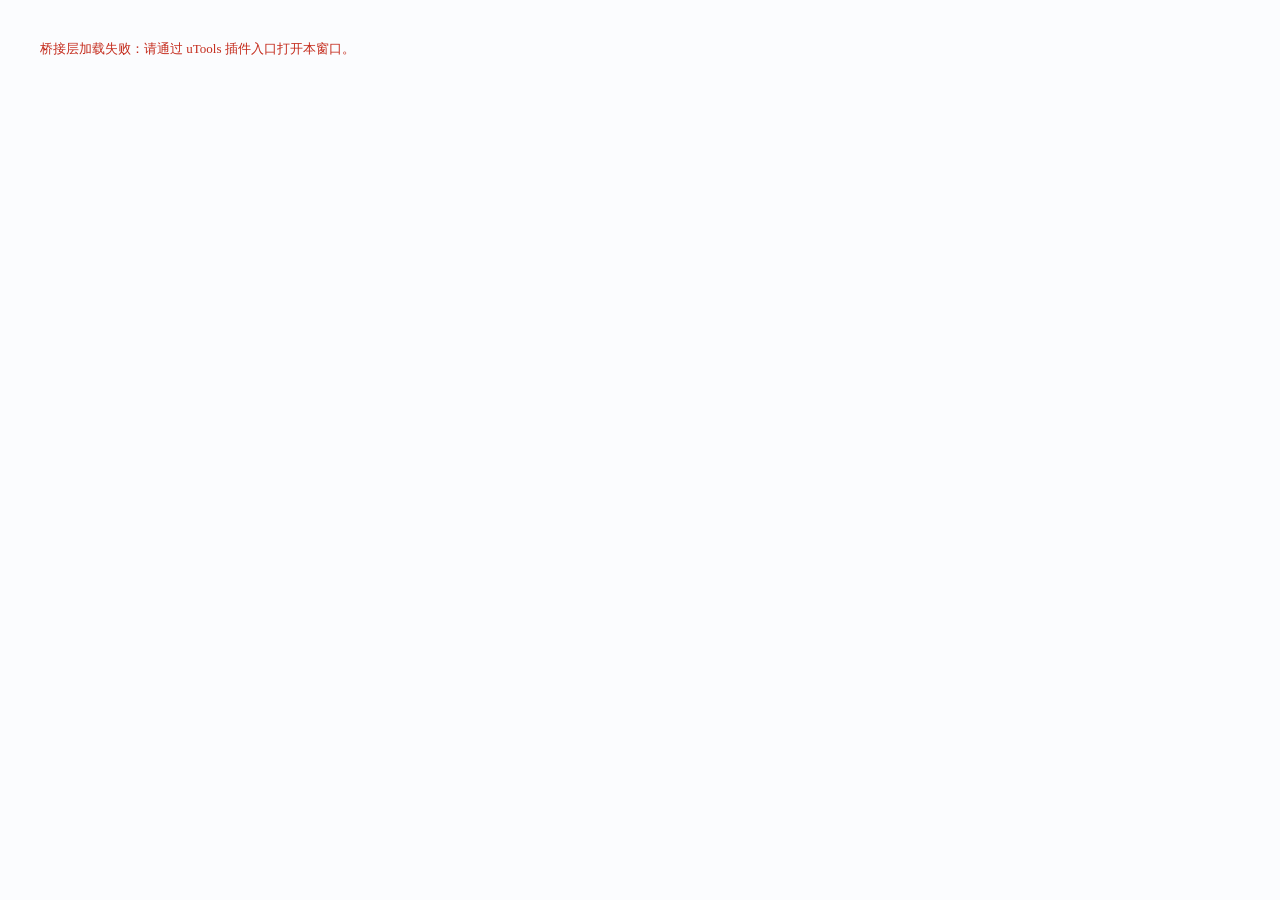
<file: app.html>
<!DOCTYPE html>
<html lang="zh-CN">
<head>
<meta charset="UTF-8">
<meta name="viewport" content="width=device-width, initial-scale=1.0">
<title>目录导航器</title>
<link rel="stylesheet" href="app.css">
</head>
<body>

  <!-- ===== SVG 图标雪碧图（Fluent 风格：文件夹实心黄 + 其余描边） ===== -->
  <svg width="0" height="0" style="position:absolute" aria-hidden="true">
    <defs>
      <symbol id="i-logo" viewBox="0 0 24 24">
        <path d="M4 3.5h4.6l2.1 2H20A1.5 1.5 0 0 1 21.5 7v12A1.5 1.5 0 0 1 20 20.5H4A1.5 1.5 0 0 1 2.5 19V5A1.5 1.5 0 0 1 4 3.5z" fill="#0067c0"/>
        <path d="M2.5 9.5h19" stroke="#fff" stroke-width="1.3"/>
        <path d="M8.7 14.2l2 2 4.4-4.6" fill="none" stroke="#fff" stroke-width="1.3" stroke-linecap="round" stroke-linejoin="round"/>
      </symbol>
      <symbol id="i-folder" viewBox="0 0 24 24">
        <path d="M3.5 7A2.5 2.5 0 0 1 6 4.5h3.6c.55 0 1.07.22 1.45.61l.85.89h6.6A2.5 2.5 0 0 1 21 8.5V18a2.5 2.5 0 0 1-2.5 2.5h-13A2.5 2.5 0 0 1 3.5 18V7z" fill="#ffd76e"/>
        <path d="M3.5 9.5h17V18a2.5 2.5 0 0 1-2.5 2.5h-13A2.5 2.5 0 0 1 3.5 18V9.5z" fill="#ffc238"/>
      </symbol>
      <symbol id="i-file" viewBox="0 0 24 24">
        <path d="M6.5 3.5h7.7L19 8.3V19a1.5 1.5 0 0 1-1.5 1.5h-11A1.5 1.5 0 0 1 5 19V5A1.5 1.5 0 0 1 6.5 3.5z" fill="none" stroke="currentColor" stroke-width="1.5" stroke-linejoin="round"/>
        <path d="M14.2 3.5V8.3H19" fill="none" stroke="currentColor" stroke-width="1.5" stroke-linejoin="round"/>
      </symbol>
      <symbol id="i-chev" viewBox="0 0 24 24">
        <path d="M9.5 6.5l5 5-5 5" fill="none" stroke="currentColor" stroke-width="1.6" stroke-linecap="round" stroke-linejoin="round"/>
      </symbol>
      <symbol id="i-search" viewBox="0 0 24 24">
        <circle cx="11" cy="11" r="6.4" fill="none" stroke="currentColor" stroke-width="1.6"/>
        <path d="M15.8 15.8l4.4 4.4" stroke="currentColor" stroke-width="1.6" stroke-linecap="round"/>
      </symbol>
      <symbol id="i-drive" viewBox="0 0 24 24">
        <rect x="3" y="5" width="18" height="13.5" rx="1.5" fill="none" stroke="currentColor" stroke-width="1.5"/>
        <path d="M3 14.5h18" stroke="currentColor" stroke-width="1.5"/>
        <circle cx="16" cy="11" r="1" fill="currentColor"/>
      </symbol>
      <symbol id="i-computer" viewBox="0 0 24 24">
        <rect x="4" y="5" width="16" height="11" rx="1.5" fill="none" stroke="currentColor" stroke-width="1.5"/>
        <path d="M9 19h6M12 16v3" stroke="currentColor" stroke-width="1.5" stroke-linecap="round"/>
      </symbol>
      <symbol id="i-plus" viewBox="0 0 24 24">
        <path d="M12 5.5v13M5.5 12h13" stroke="currentColor" stroke-width="1.7" stroke-linecap="round"/>
      </symbol>
      <symbol id="i-pin" viewBox="0 0 24 24">
        <path d="M9.5 4.5h5l-.9 5.2 2.9 2.9v1.9H7.5v-1.9l2.9-2.9-.9-5.2z" fill="currentColor"/>
        <path d="M12 14.5V20" stroke="currentColor" stroke-width="1.6" stroke-linecap="round"/>
      </symbol>
      <symbol id="i-edit" viewBox="0 0 24 24">
        <path d="M19.3 8.3l-3.6-3.6 1-1a1.5 1.5 0 0 1 2.1 0l1.5 1.5a1.5 1.5 0 0 1 0 2.1l-1 1z" fill="none" stroke="currentColor" stroke-width="1.5" stroke-linejoin="round"/>
        <path d="M4.5 19.5l3.8-.9L19.7 7.2a1.5 1.5 0 0 0 0-2.1l-1.6-1.6a1.5 1.5 0 0 0-2.1 0L4.6 15.7l-.9 3.8z" fill="none" stroke="currentColor" stroke-width="1.5" stroke-linejoin="round"/>
      </symbol>
      <symbol id="i-trash" viewBox="0 0 24 24">
        <path d="M5 6.5h14" stroke="currentColor" stroke-width="1.5" stroke-linecap="round"/>
        <path d="M9 6.5V4.8A1.3 1.3 0 0 1 10.3 3.5h3.4A1.3 1.3 0 0 1 15 4.8v1.7" fill="none" stroke="currentColor" stroke-width="1.5"/>
        <path d="M6.5 6.5l.7 12.2A1.5 1.5 0 0 0 8.7 20h6.6a1.5 1.5 0 0 0 1.5-1.3l.7-12.2" fill="none" stroke="currentColor" stroke-width="1.5" stroke-linejoin="round"/>
        <path d="M10 10v6M14 10v6" stroke="currentColor" stroke-width="1.5" stroke-linecap="round"/>
      </symbol>
      <symbol id="i-copy" viewBox="0 0 24 24">
        <rect x="8" y="8" width="10.5" height="10.5" rx="1.5" fill="none" stroke="currentColor" stroke-width="1.5"/>
        <path d="M5.5 15H5a1.5 1.5 0 0 1-1.5-1.5V5.5A1.5 1.5 0 0 1 5 4h8A1.5 1.5 0 0 1 14.5 5.5v.5" fill="none" stroke="currentColor" stroke-width="1.5"/>
      </symbol>
      <symbol id="i-open" viewBox="0 0 24 24">
        <path d="M13.5 6.5H6.5A2 2 0 0 0 4.5 8.5v9A2 2 0 0 0 6.5 19.5h9A2 2 0 0 0 17.5 17.5v-7" fill="none" stroke="currentColor" stroke-width="1.5" stroke-linecap="round"/>
        <path d="M19.5 4.5h-5.5M19.5 4.5l-8 8" fill="none" stroke="currentColor" stroke-width="1.5" stroke-linecap="round" stroke-linejoin="round"/>
      </symbol>
      <symbol id="i-settings" viewBox="0 0 24 24">
        <path d="M4 7h7M15 7h5M4 17h3M11 17h9" stroke="currentColor" stroke-width="1.5" stroke-linecap="round"/>
        <circle cx="13" cy="7" r="2" fill="none" stroke="currentColor" stroke-width="1.5"/>
        <circle cx="9" cy="17" r="2" fill="none" stroke="currentColor" stroke-width="1.5"/>
      </symbol>
      <symbol id="i-up" viewBox="0 0 24 24">
        <path d="M5 14.5l7-7 7 7" fill="none" stroke="currentColor" stroke-width="1.6" stroke-linecap="round" stroke-linejoin="round"/>
      </symbol>
      <symbol id="i-close" viewBox="0 0 24 24">
        <path d="M6 6l12 12M18 6l-12 12" stroke="currentColor" stroke-width="1.6" stroke-linecap="round"/>
      </symbol>
      <symbol id="i-check" viewBox="0 0 24 24">
        <path d="M5 12.5l4.3 4.3L19 7.1" fill="none" stroke="currentColor" stroke-width="1.8" stroke-linecap="round" stroke-linejoin="round"/>
      </symbol>
    </defs>
  </svg>

  <div class="app">
    <!-- 工具栏 -->
    <header class="toolbar">
      <div class="brand">
        <svg class="brand-ic"><use href="#i-logo"/></svg>
        <span class="brand-name">目录导航器</span>
      </div>
      <div class="search">
        <svg class="s-ic"><use href="#i-search"/></svg>
        <input id="filter" placeholder="过滤当前列…" autocomplete="off" spellcheck="false">
        <span class="kbd">Ctrl F</span>
      </div>
      <div class="toolbar-actions">
        <button class="btn icon-btn" id="upBtn" title="向上一级 (←)"><svg class="b-ic"><use href="#i-up"/></svg></button>
        <button class="btn" id="openInExplorer"><svg class="b-ic"><use href="#i-open"/></svg>在资源管理器中打开</button>
        <button class="btn icon-btn" id="addCurrentBtn" title="收藏当前资源管理器文件夹（Shift+点击可命名）"><svg class="b-ic"><use href="#i-plus"/></svg></button>
        <button class="btn icon-btn" id="settingsBtn" title="设置"><svg class="b-ic"><use href="#i-settings"/></svg></button>
      </div>
    </header>

    <div class="body">
      <!-- 左侧书签栏 -->
      <aside class="sidebar">
        <div class="head">
          <span>书签</span>
          <button class="icon-btn" id="addBtn" title="添加书签"><svg class="h-ic"><use href="#i-plus"/></svg></button>
        </div>
        <div class="bm-list" id="bmList"></div>
        <div class="foot">
          <button class="foot-btn" id="thisPcBtn"><svg class="f-ic"><use href="#i-computer"/></svg><span>此电脑</span></button>
          <span class="count" id="bmCount"></span>
        </div>
      </aside>

      <!-- 主区 -->
      <main class="main">
        <div class="breadcrumb" id="breadcrumb"></div>
        <div class="columns-wrap">
          <div class="columns" id="columns"></div>
          <div class="empty hidden" id="emptyState">
            <svg class="big"><use href="#i-folder"/></svg>
            <div class="t1">还没有书签</div>
            <div class="t2">点击左上角「＋」添加常用目录，<br>或点底部「此电脑」浏览全部磁盘</div>
            <button class="btn primary" id="emptyAdd"><svg class="b-ic"><use href="#i-plus"/></svg>添加书签</button>
          </div>
        </div>
      </main>
    </div>

    <!-- 状态栏 -->
    <footer class="statusbar">
      <span id="stTotal"></span>
      <span id="stDetail"></span>
      <span class="hint">点目录下钻 · 点文件打开 · 双击目录在资源管理器打开 · 拖列边调宽 · 右键更多</span>
    </footer>
  </div>

  <!-- 右键菜单 -->
  <div class="ctxmenu hidden" id="ctxMenu"></div>

  <!-- 弹层：添加/编辑书签 + 设置 -->
  <div class="overlay hidden" id="overlay">
    <!-- 书签弹窗 -->
    <div class="modal hidden" id="bookmarkModal">
      <h3 id="bmTitle">添加书签</h3>
      <div class="field">
        <label for="bmPath">路径</label>
        <div class="row">
          <input type="text" id="bmPath" placeholder="例如 C:\Users\you\Work" spellcheck="false">
          <button class="btn" id="bmBrowse">浏览</button>
          <button class="btn icon-btn" id="bmCurrent" title="使用当前资源管理器目录"><svg class="b-ic"><use href="#i-drive"/></svg></button>
        </div>
        <div class="field-hint" id="bmPathHint"></div>
      </div>
      <div class="field">
        <label for="bmName">别名</label>
        <input type="text" id="bmName" placeholder="留空则使用目录名" spellcheck="false">
      </div>
      <div class="field">
        <label>颜色</label>
        <div class="swatches" id="swatches"></div>
      </div>
      <div class="actions">
        <button class="btn" id="bmCancel">取消</button>
        <button class="btn primary" id="bmSave">保存</button>
      </div>
    </div>

    <!-- 设置弹窗 -->
    <div class="modal hidden" id="settingsModal">
      <h3>设置</h3>
      <div class="setting-row">
        <div class="setting-label">显示文件</div>
        <label class="switch"><input type="checkbox" id="setShowFiles"><span class="track"></span></label>
      </div>
      <div class="setting-row">
        <div class="setting-label">显示隐藏项</div>
        <label class="switch"><input type="checkbox" id="setShowHidden"><span class="track"></span></label>
      </div>
      <div class="setting-row">
        <div class="setting-label">默认列宽 <span class="setting-val" id="setColWidthValue">212 px</span></div>
        <input type="range" id="setColWidth" min="160" max="280" step="4" value="212">
      </div>
      <div class="actions">
        <button class="btn" id="setCancel">取消</button>
        <button class="btn primary" id="setDone">完成</button>
      </div>
    </div>
  </div>

  <!-- toast -->
  <div class="toast" id="toast"></div>

<!-- 演示用桥接层：仅在浏览器直开（没有 uTools preload 提供 window.services）时生效 -->
<script src="demo-services.js"></script>
<script src="app.js"></script>
</body>
</html>
</file>
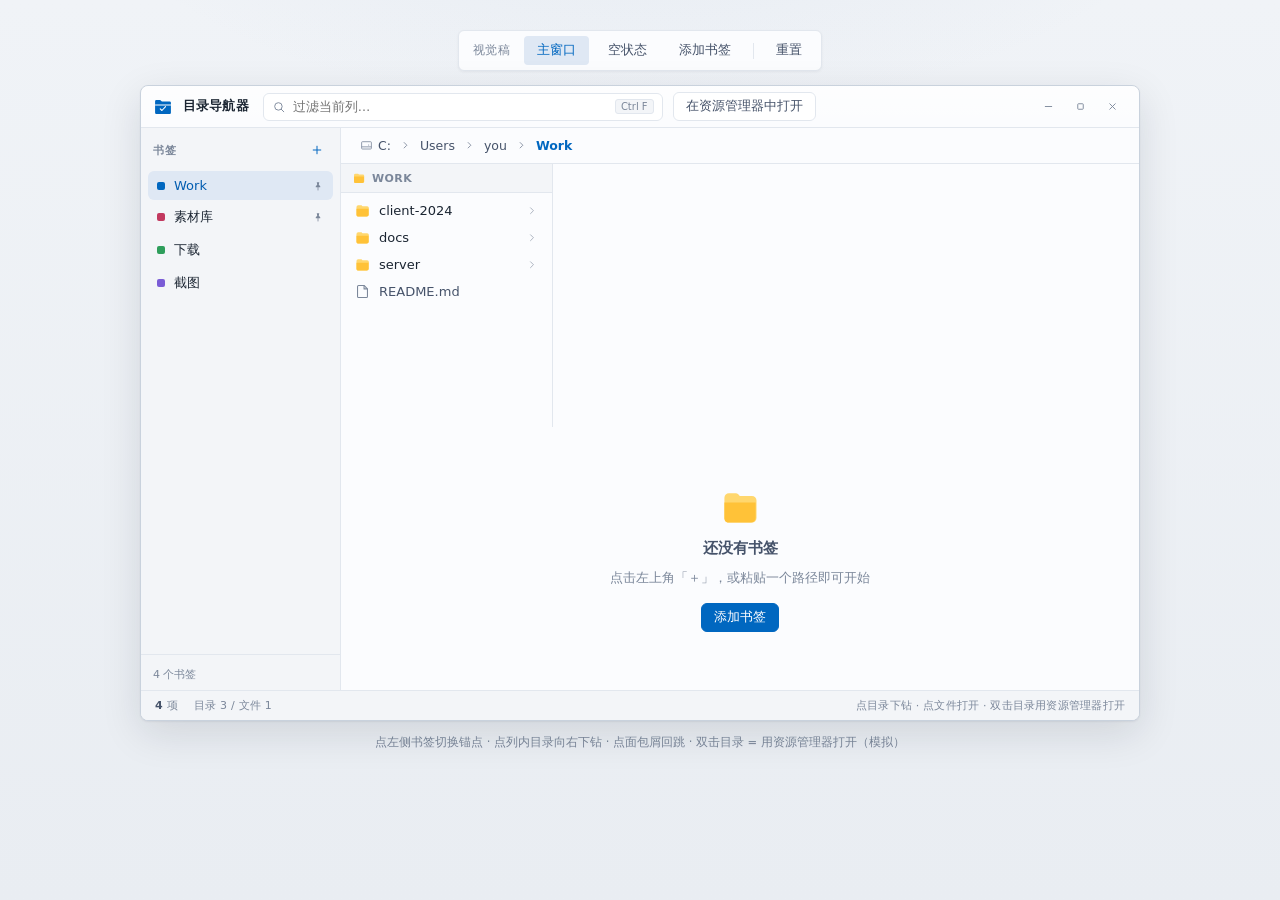
<file: mockup.html>
<!DOCTYPE html>
<html lang="zh-CN">
<head>
<meta charset="UTF-8">
<meta name="viewport" content="width=device-width, initial-scale=1.0">
<title>目录导航器 · 视觉稿</title>
<style>
  /* ===== 设计令牌（冷中性色，全部带蓝偏，杜绝纯灰） ===== */
  :root{
    /* 表面 */
    --surface:#fbfcfe;          /* 窗口主表面，微蓝白 */
    --surface-2:#f3f5f8;        /* 侧栏/列头 */
    --surface-3:#e9edf2;        /* hover */
    --surface-4:#dfe8f4;        /* selected 柔和底 */
    /* 描边 */
    --border:#e2e7ee;
    --border-strong:#c9d2dd;
    /* 文字 */
    --text:#1b2532;
    --text-2:#46536a;
    --text-3:#7b879a;
    /* 强调色（Win11 蓝，10% 用量） */
    --accent:#0067c0;
    --accent-hover:#005cb0;
    --accent-soft:#e3f0fc;
    /* 文件夹黄 */
    --folder-front:#ffd76e;
    --folder-back:#ffc238;
    /* 尺寸 */
    --r-sm:4px; --r-md:6px; --r-lg:8px;
    --shadow-window:0 1px 2px rgba(16,24,40,.06), 0 12px 40px rgba(16,24,40,.12);
    --shadow-pop:0 4px 16px rgba(16,24,40,.12);
  }
  *{box-sizing:border-box;margin:0;padding:0}
  html,body{height:100%}
  body{
    font-family:"Segoe UI Variable","Segoe UI","Microsoft YaHei UI","Microsoft YaHei",system-ui,sans-serif;
    color:var(--text);
    /* Mica 近似：低饱和冷灰蓝，轻微纵向渐变，无饱和色 */
    background:
      radial-gradient(1000px 500px at 50% -20%, rgba(120,150,190,.10), transparent 60%),
      linear-gradient(180deg, #f0f3f7 0%, #e9edf2 100%);
    display:flex;flex-direction:column;align-items:center;
    padding:30px 20px 16px;
    text-rendering:optimizeLegibility;
    -webkit-font-smoothing:antialiased;
  }

  /* ===== 演示控制条（圆角矩形，非胶囊） ===== */
  .demo-bar{
    display:flex;gap:6px;align-items:center;margin-bottom:14px;
    background:var(--surface);border:1px solid var(--border);border-radius:var(--r-md);
    padding:5px 6px;box-shadow:0 1px 3px rgba(16,24,40,.05);
  }
  .demo-bar .lbl{font-size:11.5px;color:var(--text-3);padding:0 8px;letter-spacing:.03em}
  .demo-bar button{
    font:inherit;font-size:12.5px;color:var(--text-2);background:transparent;
    border:1px solid transparent;border-radius:var(--r-sm);padding:5px 12px;cursor:pointer;
    transition:background .12s,color .12s;
  }
  .demo-bar button:hover{background:var(--surface-3)}
  .demo-bar button.active{background:var(--surface-4);color:var(--accent)}
  .demo-bar .sep{width:1px;height:16px;background:var(--border);margin:0 3px}

  /* ===== 应用窗口 ===== */
  .window{
    width:1000px;max-width:100%;height:636px;
    background:var(--surface);
    border:1px solid var(--border-strong);
    border-radius:var(--r-lg);
    box-shadow:var(--shadow-window);
    display:flex;flex-direction:column;overflow:hidden;position:relative;
  }
  .titlebar{
    height:42px;display:flex;align-items:center;gap:10px;padding:0 12px;
    border-bottom:1px solid var(--border);flex:0 0 42px;
    background:linear-gradient(180deg, rgba(255,255,255,.55), rgba(255,255,255,0));
  }
  .app-logo{width:20px;height:20px;color:var(--accent);flex:0 0 auto}
  .app-name{font-size:12.5px;font-weight:600;color:var(--text);white-space:nowrap;letter-spacing:.01em}
  .search{
    flex:1;max-width:400px;height:28px;display:flex;align-items:center;gap:7px;
    background:#fff;border:1px solid var(--border);border-radius:var(--r-md);
    padding:0 8px;margin-left:4px;color:var(--text-3);
  }
  .search:focus-within{border-color:var(--accent);box-shadow:0 0 0 2px var(--accent-soft)}
  .search .s-ic{width:14px;height:14px;flex:0 0 auto}
  .search input{flex:1;border:0;outline:0;font:inherit;font-size:12.5px;color:var(--text);background:transparent}
  .search .kbd{
    font-size:10px;color:var(--text-3);border:1px solid var(--border);border-radius:3px;
    padding:1px 5px;background:var(--surface-2);
  }
  .btn{
    font:inherit;font-size:12.5px;color:var(--text-2);background:#fff;
    border:1px solid var(--border);border-radius:var(--r-md);padding:5px 12px;
    cursor:pointer;white-space:nowrap;transition:background .12s,border-color .12s;
  }
  .btn:hover{background:var(--surface-3);border-color:var(--border-strong)}
  .btn:active{background:var(--surface-4)}
  .btn.primary{color:#fff;background:var(--accent);border-color:var(--accent)}
  .btn.primary:hover{background:var(--accent-hover);border-color:var(--accent-hover)}
  .win-ctrl{display:flex;gap:2px;margin-left:auto}
  .win-ctrl button{
    width:30px;height:24px;display:flex;align-items:center;justify-content:center;
    border:0;background:transparent;border-radius:var(--r-sm);color:var(--text-3);
    cursor:pointer;padding:0;transition:background .12s;
  }
  .win-ctrl button:hover{background:var(--surface-3)}
  .win-ctrl button.close:hover{background:#e81123;color:#fff}
  .win-ctrl .wc{width:11px;height:11px}

  /* ===== 主体 ===== */
  .body{flex:1;display:flex;min-height:0}

  .sidebar{flex:0 0 200px;background:var(--surface-2);border-right:1px solid var(--border);
    display:flex;flex-direction:column;min-height:0}
  .sidebar .head{
    display:flex;align-items:center;justify-content:space-between;
    padding:11px 12px 7px;font-size:11px;font-weight:600;color:var(--text-3);
    letter-spacing:.06em;
  }
  .sidebar .head .add{
    width:22px;height:22px;display:flex;align-items:center;justify-content:center;
    border:0;background:transparent;border-radius:var(--r-sm);cursor:pointer;
    color:var(--accent);padding:0;transition:background .12s;
  }
  .sidebar .head .add:hover{background:var(--surface-4)}
  .sidebar .head .add svg{width:14px;height:14px}
  .bm-list{flex:1;overflow-y:auto;padding:3px 7px 7px}
  .bm{
    display:flex;align-items:center;gap:9px;padding:7px 9px;border-radius:var(--r-md);
    cursor:pointer;font-size:13px;color:var(--text);transition:background .1s;margin-bottom:1px;
  }
  .bm:hover{background:var(--surface-3)}
  .bm.active{background:var(--surface-4);color:var(--accent-hover)}
  .bm .dot{width:8px;height:8px;border-radius:2px;flex:0 0 8px}  /* 圆角方块，非圆点 */
  .bm .name{flex:1;overflow:hidden;text-overflow:ellipsis;white-space:nowrap}
  .bm .pin{width:12px;height:12px;color:var(--text-3);flex:0 0 auto}
  .sidebar .foot{border-top:1px solid var(--border);padding:8px 12px}
  .sidebar .foot .count{font-size:11px;color:var(--text-3)}

  .main{flex:1;display:flex;flex-direction:column;min-width:0;background:var(--surface)}

  /* 面包屑 */
  .breadcrumb{
    display:flex;align-items:center;gap:1px;padding:7px 12px;
    border-bottom:1px solid var(--border);overflow-x:auto;white-space:nowrap;
    flex:0 0 auto;scrollbar-width:thin;
  }
  .crumb{
    display:inline-flex;align-items:center;gap:5px;padding:3px 7px;border-radius:var(--r-sm);
    font-size:12.5px;color:var(--text-2);cursor:pointer;transition:background .1s,color .1s;flex:0 0 auto;
  }
  .crumb:hover{background:var(--surface-3);color:var(--text)}
  .crumb.current{color:var(--text);font-weight:600}
  .crumb.anchor{color:var(--accent)}
  .crumb .c-ic{width:13px;height:13px;color:var(--text-3)}
  .crumb.sep{color:var(--text-3);padding:0;cursor:default;display:inline-flex}
  .crumb.sep svg{width:13px;height:13px}
  .crumb.sep:hover{background:transparent}

  /* Miller 列 */
  .columns{flex:1;display:flex;overflow-x:auto;overflow-y:hidden;scrollbar-width:thin;position:relative}
  .col{flex:0 0 212px;border-right:1px solid var(--border);display:flex;flex-direction:column;min-height:0}
  .col .col-head{
    padding:7px 11px;font-size:11px;font-weight:600;color:var(--text-3);letter-spacing:.04em;
    border-bottom:1px solid var(--border);display:flex;align-items:center;gap:6px;
    background:var(--surface-2);flex:0 0 auto;text-transform:uppercase;
  }
  .col .col-head .ch-ic{width:14px;height:14px}
  .col .items{flex:1;overflow-y:auto;padding:4px 5px}
  .item{
    display:flex;align-items:center;gap:8px;padding:5px 8px;border-radius:var(--r-md);
    cursor:pointer;font-size:13px;color:var(--text);transition:background .08s;
  }
  .item:hover{background:var(--surface-3)}
  .item.selected{background:var(--surface-4)}
  .item:focus-visible{outline:2px solid var(--accent);outline-offset:-1px}
  .item .f-ic{width:17px;height:17px;flex:0 0 auto}
  .item .f-ic.file{color:var(--text-3)}
  .item .f-name{flex:1;overflow:hidden;text-overflow:ellipsis;white-space:nowrap}
  .item.file .f-name{color:var(--text-2)}
  .item .chev{width:14px;height:14px;color:var(--text-3);flex:0 0 auto;opacity:.65}

  .fade-right{
    position:absolute;right:0;top:0;bottom:0;width:24px;pointer-events:none;
    background:linear-gradient(90deg, transparent, rgba(255,255,255,.85));
  }

  /* 空状态 */
  .empty{flex:1;display:flex;flex-direction:column;align-items:center;justify-content:center;gap:10px;color:var(--text-3)}
  .empty .big{width:44px;height:44px;color:var(--text-3)}
  .empty .t1{font-size:15px;font-weight:600;color:var(--text-2)}
  .empty .t2{font-size:13px;color:var(--text-3);line-height:1.6;text-align:center}
  .empty .btn{margin-top:4px}

  /* 状态栏 */
  .statusbar{
    height:30px;display:flex;align-items:center;gap:16px;padding:0 14px;
    border-top:1px solid var(--border);background:var(--surface-2);
    font-size:11px;color:var(--text-3);flex:0 0 30px;letter-spacing:.02em;
  }
  .statusbar b{color:var(--text-2);font-weight:600}

  /* 弹层 */
  .overlay{position:absolute;inset:0;background:rgba(20,28,42,.30);display:flex;align-items:center;justify-content:center;z-index:10}
  .overlay.hidden{display:none}
  .modal{
    width:380px;background:var(--surface);border:1px solid var(--border-strong);
    border-radius:var(--r-lg);box-shadow:var(--shadow-pop);padding:16px 18px;
    display:flex;flex-direction:column;gap:13px;
  }
  .modal h3{font-size:14px;font-weight:600;letter-spacing:.01em}
  .field{display:flex;flex-direction:column;gap:5px}
  .field label{font-size:11.5px;color:var(--text-2);font-weight:600;letter-spacing:.03em}
  .field .row{display:flex;gap:7px;align-items:center}
  .field input[type=text]{
    flex:1;height:30px;border:1px solid var(--border-strong);border-radius:var(--r-md);
    padding:0 9px;font:inherit;font-size:12.5px;color:var(--text);background:#fff;outline:0;
  }
  .field input[type=text]:focus{border-color:var(--accent);box-shadow:0 0 0 2px var(--accent-soft)}
  .swatches{display:flex;gap:7px;align-items:center}
  .swatch{width:20px;height:14px;border-radius:3px;cursor:pointer;border:2px solid transparent;transition:transform .1s,border-color .1s}
  .swatch.on{border-color:var(--text)}
  .swatch:hover{transform:translateY(-1px)}
  .modal .actions{display:flex;justify-content:flex-end;gap:7px;margin-top:2px}

  /* toast（Fluent 通知式：浅色表面 + 描边，非黑色胶囊） */
  .toast{
    position:absolute;left:50%;bottom:42px;transform:translateX(-50%) translateY(6px);
    background:var(--surface);color:var(--text);font-size:12.5px;padding:8px 13px 8px 11px;
    border:1px solid var(--border-strong);border-radius:var(--r-md);box-shadow:var(--shadow-pop);
    opacity:0;transition:opacity .16s,transform .16s;pointer-events:none;z-index:20;
    max-width:80%;white-space:nowrap;overflow:hidden;text-overflow:ellipsis;
    display:flex;align-items:center;gap:7px;
  }
  .toast::before{content:"";width:8px;height:8px;border-radius:2px;background:var(--accent);flex:0 0 auto}
  .toast.show{opacity:1;transform:translateX(-50%) translateY(0)}

  .hint{font-size:11.5px;color:var(--text-3);margin-top:12px;text-align:center;max-width:1000px;line-height:1.7}
  .hint code{background:var(--surface);border:1px solid var(--border);border-radius:4px;padding:1px 5px;font-size:11px}

  /* 滚动条 */
  ::-webkit-scrollbar{width:10px;height:10px}
  ::-webkit-scrollbar-thumb{background:#c6ced9;border:3px solid transparent;background-clip:content-box;border-radius:8px}
  ::-webkit-scrollbar-thumb:hover{background:#aeb8c6;background-clip:content-box}
  ::-webkit-scrollbar-track{background:transparent}

  @media (prefers-reduced-motion: reduce){
    *{transition:none!important;animation:none!important}
  }
</style>
</head>
<body>

  <!-- SVG 图标雪碧图（Fluent 风格：文件夹实心黄 + 其余描边） -->
  <svg width="0" height="0" style="position:absolute" aria-hidden="true">
    <defs>
      <symbol id="i-logo" viewBox="0 0 24 24">
        <path d="M4 3.5h4.6l2.1 2H20A1.5 1.5 0 0 1 21.5 7v12A1.5 1.5 0 0 1 20 20.5H4A1.5 1.5 0 0 1 2.5 19V5A1.5 1.5 0 0 1 4 3.5z" fill="#0067c0"/>
        <path d="M2.5 9.5h19" stroke="#fff" stroke-width="1.3"/>
        <path d="M8.7 14.2l2 2 4.4-4.6" fill="none" stroke="#fff" stroke-width="1.3" stroke-linecap="round" stroke-linejoin="round"/>
      </symbol>
      <symbol id="i-folder" viewBox="0 0 24 24">
        <path d="M3.5 7A2.5 2.5 0 0 1 6 4.5h3.6c.55 0 1.07.22 1.45.61l.85.89h6.6A2.5 2.5 0 0 1 21 8.5V18a2.5 2.5 0 0 1-2.5 2.5h-13A2.5 2.5 0 0 1 3.5 18V7z" fill="#ffd76e"/>
        <path d="M3.5 9.5h17V18a2.5 2.5 0 0 1-2.5 2.5h-13A2.5 2.5 0 0 1 3.5 18V9.5z" fill="#ffc238"/>
      </symbol>
      <symbol id="i-file" viewBox="0 0 24 24">
        <path d="M6.5 3.5h7.7L19 8.3V19a1.5 1.5 0 0 1-1.5 1.5h-11A1.5 1.5 0 0 1 5 19V5A1.5 1.5 0 0 1 6.5 3.5z" fill="none" stroke="currentColor" stroke-width="1.5" stroke-linejoin="round"/>
        <path d="M14.2 3.5V8.3H19" fill="none" stroke="currentColor" stroke-width="1.5" stroke-linejoin="round"/>
      </symbol>
      <symbol id="i-chev" viewBox="0 0 24 24">
        <path d="M9.5 6.5l5 5-5 5" fill="none" stroke="currentColor" stroke-width="1.6" stroke-linecap="round" stroke-linejoin="round"/>
      </symbol>
      <symbol id="i-search" viewBox="0 0 24 24">
        <circle cx="11" cy="11" r="6.4" fill="none" stroke="currentColor" stroke-width="1.6"/>
        <path d="M15.8 15.8l4.4 4.4" stroke="currentColor" stroke-width="1.6" stroke-linecap="round"/>
      </symbol>
      <symbol id="i-drive" viewBox="0 0 24 24">
        <rect x="3" y="5" width="18" height="13.5" rx="1.5" fill="none" stroke="currentColor" stroke-width="1.5"/>
        <path d="M3 14.5h18" stroke="currentColor" stroke-width="1.5"/>
        <circle cx="16" cy="11" r="1" fill="currentColor"/>
      </symbol>
      <symbol id="i-plus" viewBox="0 0 24 24">
        <path d="M12 5.5v13M5.5 12h13" stroke="currentColor" stroke-width="1.7" stroke-linecap="round"/>
      </symbol>
      <symbol id="i-pin" viewBox="0 0 24 24">
        <path d="M9.5 4.5h5l-.9 5.2 2.9 2.9v1.9H7.5v-1.9l2.9-2.9-.9-5.2z" fill="currentColor"/>
        <path d="M12 14.5V20" stroke="currentColor" stroke-width="1.6" stroke-linecap="round"/>
      </symbol>
      <symbol id="i-min" viewBox="0 0 12 12"><path d="M2.5 6h7" stroke="currentColor" stroke-width="1" stroke-linecap="round"/></symbol>
      <symbol id="i-max" viewBox="0 0 12 12"><rect x="3" y="3" width="6" height="6" rx="0.8" fill="none" stroke="currentColor" stroke-width="1"/></symbol>
      <symbol id="i-close" viewBox="0 0 12 12"><path d="M3 3l6 6M9 3l-6 6" stroke="currentColor" stroke-width="1" stroke-linecap="round"/></symbol>
    </defs>
  </svg>

  <!-- 演示控制 -->
  <div class="demo-bar">
    <span class="lbl">视觉稿</span>
    <button class="active" data-view="main">主窗口</button>
    <button data-view="empty">空状态</button>
    <button data-view="modal">添加书签</button>
    <span class="sep"></span>
    <button data-action="reset">重置</button>
  </div>

  <!-- 应用窗口 -->
  <div class="window">
    <div class="titlebar">
      <svg class="app-logo"><use href="#i-logo"/></svg>
      <span class="app-name">目录导航器</span>
      <div class="search">
        <svg class="s-ic"><use href="#i-search"/></svg>
        <input id="filter" placeholder="过滤当前列…" autocomplete="off">
        <span class="kbd">Ctrl F</span>
      </div>
      <button class="btn" id="openInExplorer">在资源管理器中打开</button>
      <div class="win-ctrl">
        <button><svg class="wc"><use href="#i-min"/></svg></button>
        <button><svg class="wc"><use href="#i-max"/></svg></button>
        <button class="close"><svg class="wc"><use href="#i-close"/></svg></button>
      </div>
    </div>

    <div class="body">
      <div class="sidebar">
        <div class="head">
          <span>书签</span>
          <button class="add" id="addBtn" title="添加书签"><svg><use href="#i-plus"/></svg></button>
        </div>
        <div class="bm-list" id="bmList"></div>
        <div class="foot"><span class="count" id="bmCount"></span></div>
      </div>

      <div class="main">
        <div class="breadcrumb" id="breadcrumb"></div>
        <div class="columns" id="columns"></div>
        <div class="empty hidden" id="emptyState">
          <svg class="big"><use href="#i-folder"/></svg>
          <div class="t1">还没有书签</div>
          <div class="t2">点击左上角「＋」，或粘贴一个路径即可开始</div>
          <button class="btn primary" id="emptyAdd">添加书签</button>
        </div>
      </div>
    </div>

    <div class="statusbar">
      <span><b id="stTotal">0</b> 项</span>
      <span id="stDetail"></span>
      <span style="margin-left:auto">点目录下钻 · 点文件打开 · 双击目录用资源管理器打开</span>
    </div>

    <div class="overlay hidden" id="overlay">
      <div class="modal">
        <h3>添加书签</h3>
        <div class="field">
          <label>路径</label>
          <div class="row">
            <input type="text" id="mPath" value="D:\Work\Projects\client-2024">
            <button class="btn">浏览</button>
          </div>
        </div>
        <div class="field">
          <label>别名</label>
          <input type="text" id="mName" value="Work">
        </div>
        <div class="field">
          <label>颜色</label>
          <div class="swatches" id="swatches"></div>
        </div>
        <div class="actions">
          <button class="btn" id="mCancel">取消</button>
          <button class="btn primary" id="mSave">保存</button>
        </div>
      </div>
    </div>

    <div class="toast" id="toast"></div>
  </div>

  <div class="hint">点左侧书签切换锚点 · 点列内目录向右下钻 · 点面包屑回跳 · 双击目录 = 用资源管理器打开（模拟）</div>

<script>
(function(){
  function dir(name, children){ return {name:name, type:'dir', children:children||[]}; }
  function file(name){ return {name:name, type:'file'}; }

  const anchors = [
    { id:'a1', name:'Work', color:'#0067c0', pinned:true,
      path:['C:','Users','you','Work'],
      root: dir('Work', [
        dir('client-2024', [
          dir('src', [
            dir('components', [file('Button.tsx'), file('Input.tsx'), file('Modal.tsx'), file('Table.tsx')]),
            dir('utils', [file('api.ts'), file('format.ts')]),
            file('main.tsx'), file('App.tsx')
          ]),
          dir('lib', [file('core.ts'), file('types.ts')]),
          dir('tests', [file('App.test.tsx')]),
          file('package.json'), file('index.html')
        ]),
        dir('docs', [file('api.md'), file('design.md')]),
        dir('server', [file('app.ts')]),
        file('README.md')
      ])
    },
    { id:'a2', name:'素材库', color:'#c2395f', pinned:true,
      path:['D:','设计','素材库'],
      root: dir('素材库', [
        dir('图标', [file('logo.svg'), file('app-icon.png')]),
        dir('字体', [file('JetBrainsMono.ttf'), file('Inter.ttf')]),
        dir('壁纸', [file('01.jpg'), file('02.jpg'), file('03.jpg')]),
        file('brand.pdf')
      ])
    },
    { id:'a3', name:'下载', color:'#2e9e5b', pinned:false,
      path:['C:','Users','you','Downloads'],
      root: dir('下载', [
        dir('安装包', [file('uTools-8.0.exe'), file('node-v20.msi')]),
        file('报价单-2024.xlsx'), file('会议记录.docx'), file('截图-01.png')
      ])
    },
    { id:'a4', name:'截图', color:'#7a5cd6', pinned:false,
      path:['D:','Pictures','截图'],
      root: dir('截图', [
        file('2024-01-15.png'), file('2024-02-02.png'), file('2024-03-11.png'), file('2024-04-20.png')
      ])
    }
  ];

  let state = { anchorId:'a1', chain:[] };
  const colors = ['#0067c0','#c2395f','#2e9e5b','#d97706','#7a5cd6','#0e7490'];

  const $ = s => document.querySelector(s);
  const columnsEl = $('#columns'), breadcrumbEl = $('#breadcrumb'), bmListEl = $('#bmList');
  const anchor = () => anchors.find(a=>a.id===state.anchorId);
  const absSegments = () => anchor().path.concat(state.chain.map(n=>n.name));
  function columnLevels(){
    const a = anchor(); const levels = [a.root.children];
    for(let i=0;i<state.chain.length;i++) levels.push(state.chain[i].children);
    return levels;
  }

  function renderSidebar(){
    bmListEl.innerHTML = '';
    [...anchors].sort((x,y)=> Number(y.pinned)-Number(x.pinned)).forEach(a=>{
      const el = document.createElement('div');
      el.className = 'bm' + (a.id===state.anchorId?' active':'');
      el.setAttribute('role','option');
      el.innerHTML = `<span class="dot" style="background:${a.color}"></span>
        <span class="name">${a.name}</span>
        ${a.pinned?`<svg class="pin"><use href="#i-pin"/></svg>`:''}`;
      el.onclick = ()=>selectAnchor(a.id);
      el.ondblclick = ()=>toast(`已在资源管理器中打开：${a.path.join('\\')}`);
      bmListEl.appendChild(el);
    });
    $('#bmCount').textContent = anchors.length + ' 个书签';
  }
  function selectAnchor(id){ state.anchorId=id; state.chain=[]; renderAll(); }

  function renderBreadcrumb(){
    const a = anchor(); const segs = absSegments(); const ai = a.path.length-1;
    breadcrumbEl.innerHTML = '';
    segs.forEach((name,i)=>{
      if(i>0){
        const s = document.createElement('span'); s.className='crumb sep';
        s.innerHTML = `<svg><use href="#i-chev"/></svg>`;
        breadcrumbEl.appendChild(s);
      }
      const c = document.createElement('span');
      c.className = 'crumb' + (i===segs.length-1?' current':'') + (i===ai?' anchor':'');
      c.innerHTML = (i===0?`<svg class="c-ic"><use href="#i-drive"/></svg>`:'') + `<span>${name}</span>`;
      const depth = i-ai;
      c.onclick = ()=>{ state.chain = depth<0 ? [] : state.chain.slice(0,depth); renderAll(); };
      breadcrumbEl.appendChild(c);
    });
  }

  function renderColumns(){
    const levels = columnLevels(), a = anchor();
    columnsEl.innerHTML = '';
    levels.forEach((children,idx)=>{
      const col = document.createElement('div'); col.className='col';
      const label = idx===0 ? a.name : state.chain[idx-1].name;
      const head = document.createElement('div'); head.className='col-head';
      head.innerHTML = `<svg class="ch-ic"><use href="#i-folder"/></svg><span>${label}</span>`;
      col.appendChild(head);

      const items = document.createElement('div'); items.className='items';
      filterChildren(children).forEach(child=>{
        const it = document.createElement('div');
        it.className = 'item ' + (child.type==='file'?'file':'dir');
        it.tabIndex = 0;
        const ic = child.type==='dir' ? '#i-folder' : '#i-file';
        it.innerHTML = `<svg class="f-ic ${child.type}"><use href="${ic}"/></svg>
          <span class="f-name">${child.name}</span>
          ${child.type==='dir'?`<svg class="chev"><use href="#i-chev"/></svg>`:''}`;
        it.onclick = ()=>{
          if(child.type==='dir'){
            const k = state.chain.findIndex(n=>n===child);
            state.chain = k>=0 ? state.chain.slice(0,k+1) : state.chain.concat(child);
            renderAll();
          } else {
            clearSelected(); it.classList.add('selected');
            toast(`已打开：${absSegments().concat(child.name).join('\\')}`);
          }
        };
        it.ondblclick = ()=>{ if(child.type==='dir') toast(`已在资源管理器中打开：${absSegments().concat(child.name).join('\\')}`); };
        items.appendChild(it);
      });
      col.appendChild(items); columnsEl.appendChild(col);
    });

    if(columnsEl.scrollWidth > columnsEl.clientWidth){
      if(!columnsEl.querySelector('.fade-right')){
        const f = document.createElement('div'); f.className='fade-right'; columnsEl.appendChild(f);
      }
    }
    columnsEl.scrollLeft = columnsEl.scrollWidth;

    const cur = filterChildren(levels[levels.length-1]||[]);
    $('#stTotal').textContent = cur.length;
    $('#stDetail').textContent = `目录 ${cur.filter(c=>c.type==='dir').length} / 文件 ${cur.filter(c=>c.type==='file').length}`;
  }

  function clearSelected(){ columnsEl.querySelectorAll('.item.selected').forEach(e=>e.classList.remove('selected')); }
  function filterChildren(list){
    const q = $('#filter').value.trim().toLowerCase();
    return q ? list.filter(c=>c.name.toLowerCase().includes(q)) : list;
  }
  function renderAll(){ renderSidebar(); renderBreadcrumb(); renderColumns(); }

  let toastTimer;
  function toast(msg){
    const t = $('#toast'); t.textContent = msg; t.classList.add('show');
    clearTimeout(toastTimer); toastTimer = setTimeout(()=>t.classList.remove('show'), 1800);
  }

  function setView(v){
    document.querySelectorAll('.demo-bar button[data-view]').forEach(b=>b.classList.toggle('active', b.dataset.view===v));
    const empty=$('#emptyState'), cols=$('#columns'), crumb=$('#breadcrumb');
    $('#overlay').classList.toggle('hidden', v!=='modal');
    if(v==='modal'){ empty.classList.add('hidden'); cols.style.display=''; crumb.style.display=''; return; }
    if(v==='empty'){ empty.classList.remove('hidden'); cols.style.display='none'; crumb.style.display='none'; }
    else { empty.classList.add('hidden'); cols.style.display=''; crumb.style.display=''; }
  }

  function renderPickers(){
    const sw = $('#swatches'); sw.innerHTML='';
    colors.forEach((c,i)=>{
      const d = document.createElement('div'); d.className='swatch'+(i===0?' on':'');
      d.style.background=c; d.onclick = ()=>{ sw.querySelectorAll('.swatch').forEach(x=>x.classList.remove('on')); d.classList.add('on'); };
      sw.appendChild(d);
    });
  }

  $('#filter').addEventListener('input', renderColumns);
  $('#addBtn').onclick = ()=>setView('modal');
  $('#emptyAdd').onclick = ()=>setView('modal');
  $('#mCancel').onclick = ()=>setView('main');
  $('#mSave').onclick = ()=>{
    const name = $('#mName').value.trim() || '新书签';
    const color = ($('#swatches .swatch.on')||{style:{background:colors[0]}}).style.background;
    anchors.push({ id:'a'+Date.now(), name, color, pinned:false,
      path:['C:','Users','you', name], root: dir(name,[file('示例文件.txt')]) });
    state = { anchorId: anchors[anchors.length-1].id, chain:[] };
    setView('main'); renderAll(); toast('已添加书签：'+name);
  };
  $('#openInExplorer').onclick = ()=>toast(`已在资源管理器中打开：${absSegments().join('\\')}`);

  document.querySelectorAll('.demo-bar button[data-view]').forEach(b=>b.onclick=()=>setView(b.dataset.view));
  document.querySelectorAll('.demo-bar button[data-action]').forEach(b=>{
    if(b.dataset.action==='reset') b.onclick = ()=>{ state={anchorId:'a1',chain:[]}; setView('main'); $('#filter').value=''; renderAll(); };
  });

  renderPickers(); renderAll();
})();
</script>
</body>
</html>
</file>
<file: app.css>
/* ============================================================
   目录导航器 DirNavigator — 设计系统
   令牌来源：mockup.html v2（Fluent 纸面/编辑式，冷中性色杜绝纯灰）
   ============================================================ */

:root {
  /* 冷中性表面（带蓝偏，杜绝纯灰） */
  --surface:      #fbfcfe;
  --surface-2:    #f3f5f8;
  --surface-3:    #e9edf2;   /* hover */
  --surface-4:    #dfe8f4;   /* selected soft */
  --border:       #e2e7ee;
  --border-strong:#c9d2dd;
  /* 文本 */
  --text:         #1b2532;
  --text-2:       #46536a;
  --text-3:       #7b879a;
  /* 强调蓝（Win11 标准） */
  --accent:       #0067c0;
  --accent-hover: #005cb0;
  --accent-soft:  #e3f0fc;
  /* 文件夹黄 */
  --folder-front: #ffd76e;
  --folder-back:  #ffc238;
  /* 语义 */
  --danger:       #c42b1c;
  --danger-soft:  #fde7e9;
  /* 圆角 */
  --r-sm: 4px;
  --r-md: 6px;
  --r-lg: 8px;
  /* 列宽（运行时由 app.js 覆盖 --col-w） */
  --col-w: 212px;
  /* 阴影 */
  --shadow: 0 8px 24px rgba(27, 37, 50, .14), 0 2px 6px rgba(27, 37, 50, .08);
  --shadow-sm: 0 2px 8px rgba(27, 37, 50, .10);
  /* 字体 */
  --font: "Segoe UI Variable", "Segoe UI", "Microsoft YaHei UI", "Microsoft YaHei", system-ui, -apple-system, sans-serif;
}

/* ---------- 基础 ---------- */
* { box-sizing: border-box; margin: 0; padding: 0; }
html, body { height: 100%; }
body {
  font-family: var(--font);
  font-size: 13px;
  line-height: 1.45;
  color: var(--text);
  background: var(--surface);
  overflow: hidden;
  -webkit-font-smoothing: antialiased;
  user-select: none;
  cursor: default;
}
.hidden { display: none !important; }
svg { display: block; }
button { font-family: inherit; font-size: inherit; color: inherit; background: none; border: none; cursor: pointer; }
input { font-family: inherit; font-size: inherit; color: inherit; }
:focus-visible { outline: 2px solid var(--accent); outline-offset: 1px; border-radius: var(--r-sm); }

/* 滚动条 */
::-webkit-scrollbar { width: 10px; height: 10px; }
::-webkit-scrollbar-thumb { background: var(--border-strong); border-radius: 999px; border: 2px solid var(--surface); }
::-webkit-scrollbar-thumb:hover { background: var(--text-3); }
::-webkit-scrollbar-track { background: transparent; }

/* ============================================================
   整体布局
   ============================================================ */
.app { display: flex; flex-direction: column; height: 100vh; }
.body { flex: 1; display: flex; min-height: 0; }

/* ---------- 工具栏 ---------- */
.toolbar {
  display: flex; align-items: center; gap: 12px;
  height: 46px; padding: 0 12px;
  border-bottom: 1px solid var(--border);
  background: var(--surface-2);
  flex: none;
}
.brand { display: flex; align-items: center; gap: 8px; flex: none; }
.brand-ic { width: 22px; height: 22px; border-radius: 5px; }
.brand-name { font-size: 13px; font-weight: 600; color: var(--text); }

.search { display: flex; align-items: center; gap: 6px; flex: 1; max-width: 420px; height: 30px; padding: 0 8px; background: var(--surface); border: 1px solid var(--border); border-radius: var(--r-md); }
.search:focus-within { border-color: var(--accent); box-shadow: 0 0 0 3px var(--accent-soft); }
.s-ic { width: 14px; height: 14px; color: var(--text-3); flex: none; }
.search input { flex: 1; border: none; outline: none; background: none; color: var(--text); user-select: text; }
.search input::placeholder { color: var(--text-3); }
.kbd { flex: none; font-size: 11px; color: var(--text-3); border: 1px solid var(--border); border-radius: var(--r-sm); padding: 1px 5px; background: var(--surface-2); }

.toolbar-actions { display: flex; align-items: center; gap: 8px; margin-left: auto; }

/* 按钮 */
.btn {
  display: inline-flex; align-items: center; gap: 6px;
  height: 30px; padding: 0 12px;
  border: 1px solid var(--border); border-radius: var(--r-sm);
  background: var(--surface); color: var(--text);
  transition: background .12s, border-color .12s, color .12s;
  white-space: nowrap;
}
.btn:hover { background: var(--surface-3); }
.btn:active { background: var(--surface-4); }
.btn .b-ic { width: 14px; height: 14px; color: var(--text-2); }
.btn.primary { background: var(--accent); border-color: var(--accent); color: #fff; }
.btn.primary:hover { background: var(--accent-hover); border-color: var(--accent-hover); }
.btn.primary .b-ic { color: #fff; }
.btn:disabled { opacity: .45; cursor: not-allowed; }
.icon-btn { padding: 0; width: 30px; justify-content: center; }
.icon-btn .b-ic { color: var(--text-2); }

/* ---------- 侧栏 ---------- */
.sidebar { flex: none; width: 200px; display: flex; flex-direction: column; border-right: 1px solid var(--border); background: var(--surface-2); min-height: 0; }
.head { display: flex; align-items: center; justify-content: space-between; height: 34px; padding: 0 8px 0 12px; font-size: 12px; font-weight: 600; color: var(--text-2); }
.head .icon-btn { width: 26px; height: 26px; }
.h-ic { width: 14px; height: 14px; color: var(--text-2); }

.bm-list { flex: 1; overflow-y: auto; padding: 2px 6px 8px; min-height: 0; }

.bm-item {
  display: flex; align-items: center; gap: 8px;
  height: 32px; padding: 0 8px 0 6px; margin: 1px 0;
  border-radius: var(--r-sm);
  cursor: pointer; position: relative;
}
.bm-item:hover { background: var(--surface-3); }
.bm-item.selected { background: var(--surface-4); }
.bm-item.selected .bm-name { color: var(--text); font-weight: 600; }
.bm-dot { flex: none; width: 8px; height: 8px; border-radius: 3px; }
.bm-ic { flex: none; width: 14px; height: 14px; }
.bm-name { flex: 1; min-width: 0; overflow: hidden; text-overflow: ellipsis; white-space: nowrap; color: var(--text); }
.bm-pin { flex: none; width: 11px; height: 11px; color: var(--accent); opacity: .85; }
.bm-item.dragging { opacity: .4; }
.bm-item.drag-over { box-shadow: inset 0 2px 0 0 var(--accent); }

.foot { flex: none; display: flex; align-items: center; justify-content: space-between; padding: 6px 8px; border-top: 1px solid var(--border); }
.foot-btn { display: inline-flex; align-items: center; gap: 6px; height: 28px; padding: 0 8px; border-radius: var(--r-sm); color: var(--text-2); }
.foot-btn:hover { background: var(--surface-3); color: var(--text); }
.f-ic { width: 15px; height: 15px; }
.count { font-size: 11px; color: var(--text-3); padding: 0 4px; }

/* ---------- 主区 ---------- */
.main { flex: 1; display: flex; flex-direction: column; min-width: 0; min-height: 0; }

.breadcrumb {
  flex: none; display: flex; align-items: center; gap: 2px;
  height: 34px; padding: 0 8px;
  border-bottom: 1px solid var(--border);
  background: var(--surface);
  overflow-x: auto; white-space: nowrap;
}
.crumb { display: inline-flex; align-items: center; gap: 2px; flex: none; }
.crumb-btn {
  display: inline-flex; align-items: center; gap: 5px;
  height: 26px; padding: 0 7px; border-radius: var(--r-sm);
  color: var(--text-2); max-width: 220px;
}
.crumb-btn:hover { background: var(--surface-3); color: var(--text); }
.crumb-btn.root { color: var(--accent); font-weight: 600; }
.crumb-btn.cur { color: var(--text); font-weight: 600; }
.crumb-ic { width: 13px; height: 13px; flex: none; }
.crumb-name { overflow: hidden; text-overflow: ellipsis; }
.crumb-sep { flex: none; width: 12px; height: 12px; color: var(--text-3); }

/* Miller 列 */
.columns-wrap { flex: 1; position: relative; min-height: 0; display: flex; }
.columns { display: flex; flex: 1; overflow-x: auto; overflow-y: hidden; min-width: 0; }
.columns:empty { display: none; }
.col {
  flex: none; width: var(--col-w);
  display: flex; flex-direction: column;
  border-right: 1px solid var(--border);
  min-height: 0;
  position: relative;
}
/* 列宽拖动条：骑在列右边框上，拖动改本列宽度 */
.col-resizer {
  position: absolute; top: 0; right: -5px; width: 10px; height: 100%;
  z-index: 4; cursor: col-resize; touch-action: none;
}
.col-resizer::after {
  content: ""; position: absolute; top: 0; bottom: 0; left: 4px; width: 2px;
  border-radius: 1px; background: transparent; transition: background .12s;
}
.col-resizer:hover::after, .col.resizing .col-resizer::after { background: var(--accent); }
body.col-resizing, body.col-resizing * { cursor: col-resize !important; user-select: none !important; }
.col-head {
  flex: none; display: flex; align-items: center; gap: 6px;
  height: 30px; padding: 0 10px;
  font-size: 12px; font-weight: 600; color: var(--text);
  border-bottom: 1px solid var(--border);
  background: var(--surface-2);
  white-space: nowrap; overflow: hidden; text-overflow: ellipsis;
}
.col-head .ch-ic { width: 13px; height: 13px; flex: none; color: var(--text-3); }
.col-list { flex: 1; overflow-y: auto; overflow-x: hidden; padding: 4px 0; }

.col-item {
  display: flex; align-items: center; gap: 8px;
  height: 28px; padding: 0 10px 0 8px;
  cursor: pointer; position: relative;
}
.col-item:hover { background: var(--surface-3); }
.col-item.selected { background: var(--surface-4); }
.col-item.selected .name { color: var(--text); font-weight: 600; }
.ci-ic { flex: none; width: 15px; height: 15px; color: var(--text-3); }
.name { flex: 1; min-width: 0; overflow: hidden; text-overflow: ellipsis; white-space: nowrap; color: var(--text); }
.col-item.error-row { color: var(--danger); cursor: default; }
.col-item.error-row:hover { background: var(--danger-soft); }

/* 空态 */
.empty { flex: 1; display: flex; flex-direction: column; align-items: center; justify-content: center; gap: 12px; text-align: center; color: var(--text-3); }
.empty .big { width: 56px; height: 56px; opacity: .8; }
.empty .t1 { font-size: 16px; font-weight: 600; color: var(--text); }
.empty .t2 { font-size: 12px; line-height: 1.6; }

/* ---------- 状态栏 ---------- */
.statusbar {
  flex: none; display: flex; align-items: center; gap: 16px;
  height: 26px; padding: 0 12px;
  border-top: 1px solid var(--border);
  background: var(--surface-2);
  font-size: 11px; color: var(--text-3);
}
.statusbar .hint { margin-left: auto; }

/* ============================================================
   右键菜单
   ============================================================ */
.ctxmenu {
  position: fixed; z-index: 1000; min-width: 200px; padding: 4px;
  background: var(--surface); border: 1px solid var(--border);
  border-radius: var(--r-lg); box-shadow: var(--shadow);
}
.ctx-item {
  display: flex; align-items: center; gap: 10px;
  height: 30px; padding: 0 10px; border-radius: var(--r-sm);
  color: var(--text); cursor: pointer; white-space: nowrap;
}
.ctx-item:hover { background: var(--surface-3); }
.ctx-item.danger { color: var(--danger); }
.ctx-item.danger:hover { background: var(--danger-soft); }
.ctx-ic { width: 15px; height: 15px; color: var(--text-2); }
.ctx-item.danger .ctx-ic { color: var(--danger); }
.ctx-sep { height: 1px; margin: 4px 8px; background: var(--border); }

/* ============================================================
   弹层 / 弹窗
   ============================================================ */
.overlay {
  position: fixed; inset: 0; z-index: 900;
  background: rgba(27, 37, 50, .32);
  display: flex; align-items: center; justify-content: center;
  animation: fadeIn .12s ease;
}
.modal {
  width: 440px; max-width: calc(100vw - 48px); max-height: calc(100vh - 48px);
  background: var(--surface); border: 1px solid var(--border);
  border-radius: var(--r-lg); box-shadow: var(--shadow);
  padding: 20px; overflow-y: auto;
  animation: popIn .14s ease;
}
.modal h3 { font-size: 15px; font-weight: 600; margin-bottom: 16px; color: var(--text); }

.field { margin-bottom: 14px; }
.field label { display: block; font-size: 12px; font-weight: 600; color: var(--text-2); margin-bottom: 6px; }
.field input[type="text"] {
  width: 100%; height: 32px; padding: 0 10px;
  border: 1px solid var(--border); border-radius: var(--r-sm);
  background: var(--surface); color: var(--text);
  user-select: text;
}
.field input[type="text"]:focus { outline: none; border-color: var(--accent); box-shadow: 0 0 0 3px var(--accent-soft); }
.field .row { display: flex; gap: 6px; }
.field .row input[type="text"] { flex: 1; }
.field-hint { margin-top: 4px; font-size: 11px; color: var(--danger); min-height: 14px; }
.field-hint.ok { color: #2e9e5b; }

.swatches { display: flex; gap: 8px; flex-wrap: wrap; }
.swatch { width: 24px; height: 24px; border-radius: var(--r-sm); cursor: pointer; position: relative; border: 2px solid transparent; transition: transform .1s; }
.swatch:hover { transform: scale(1.08); }
.swatch.sel { border-color: var(--text); }
.swatch.sel::after { content: ""; position: absolute; inset: 0; margin: auto; width: 10px; height: 10px; background: #fff; border-radius: 50%; box-shadow: 0 0 0 1px rgba(0,0,0,.2); }

.actions { display: flex; justify-content: flex-end; gap: 8px; margin-top: 20px; }

/* 设置行 */
.setting-row { display: flex; align-items: center; justify-content: space-between; gap: 16px; padding: 10px 0; border-bottom: 1px solid var(--border); }
.setting-row:last-of-type { border-bottom: none; }
.setting-label { font-size: 13px; color: var(--text); }
.setting-val { color: var(--text-3); margin-left: 6px; }
.setting-row input[type="range"] { width: 180px; accent-color: var(--accent); }

/* 开关 */
.switch { position: relative; display: inline-block; width: 38px; height: 21px; flex: none; }
.switch input { opacity: 0; width: 0; height: 0; }
.switch .track { position: absolute; inset: 0; background: var(--border-strong); border-radius: 999px; transition: background .15s; cursor: pointer; }
.switch .track::after { content: ""; position: absolute; top: 2px; left: 2px; width: 17px; height: 17px; background: #fff; border-radius: 50%; transition: transform .15s; box-shadow: 0 1px 2px rgba(0,0,0,.25); }
.switch input:checked + .track { background: var(--accent); }
.switch input:checked + .track::after { transform: translateX(17px); }
.switch input:focus-visible + .track { outline: 2px solid var(--accent); outline-offset: 1px; }

/* ---------- toast ---------- */
.toast {
  position: fixed; left: 50%; bottom: 44px; z-index: 1100;
  transform: translateX(-50%) translateY(12px);
  display: flex; align-items: center; gap: 8px;
  padding: 8px 14px; border-radius: var(--r-md);
  background: var(--text); color: #fff; font-size: 12px;
  box-shadow: var(--shadow); opacity: 0; pointer-events: none;
  transition: opacity .18s, transform .18s;
}
.toast.show { opacity: 1; transform: translateX(-50%) translateY(0); }
.toast.err { background: var(--danger); }
.toast .t-ic { width: 14px; height: 14px; }

/* ---------- 演示角标（仅浏览器演示模式出现） ---------- */
.demo-badge {
  margin-left: 8px; padding: 1px 6px;
  font-size: 10px; line-height: 16px; font-weight: 500;
  color: var(--text-3); background: var(--surface-2);
  border: 1px solid var(--border); border-radius: var(--r-sm);
  white-space: nowrap;
}

/* ---------- 动画 ---------- */
@keyframes fadeIn { from { opacity: 0; } to { opacity: 1; } }
@keyframes popIn { from { opacity: 0; transform: scale(.97) translateY(4px); } to { opacity: 1; transform: none; } }

@media (prefers-reduced-motion: reduce) {
  * { animation: none !important; transition: none !important; }
}
</file>
